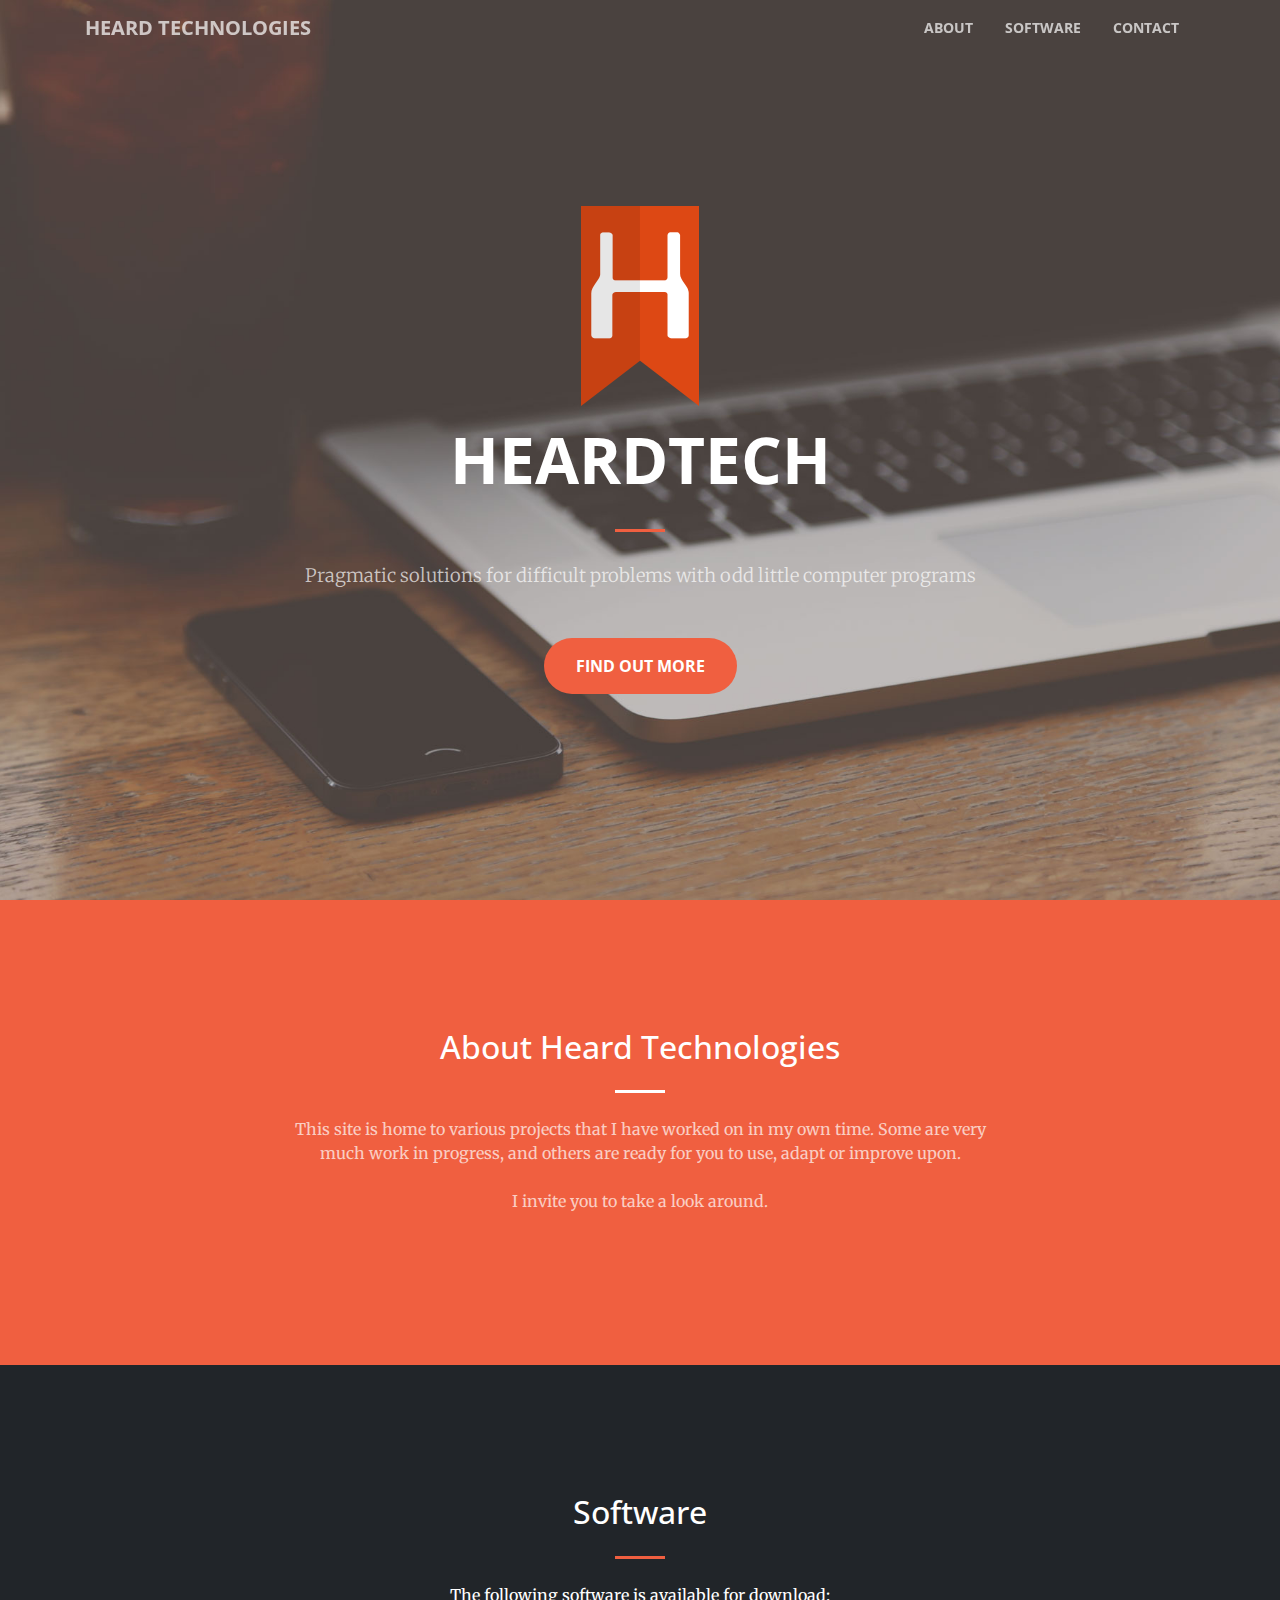
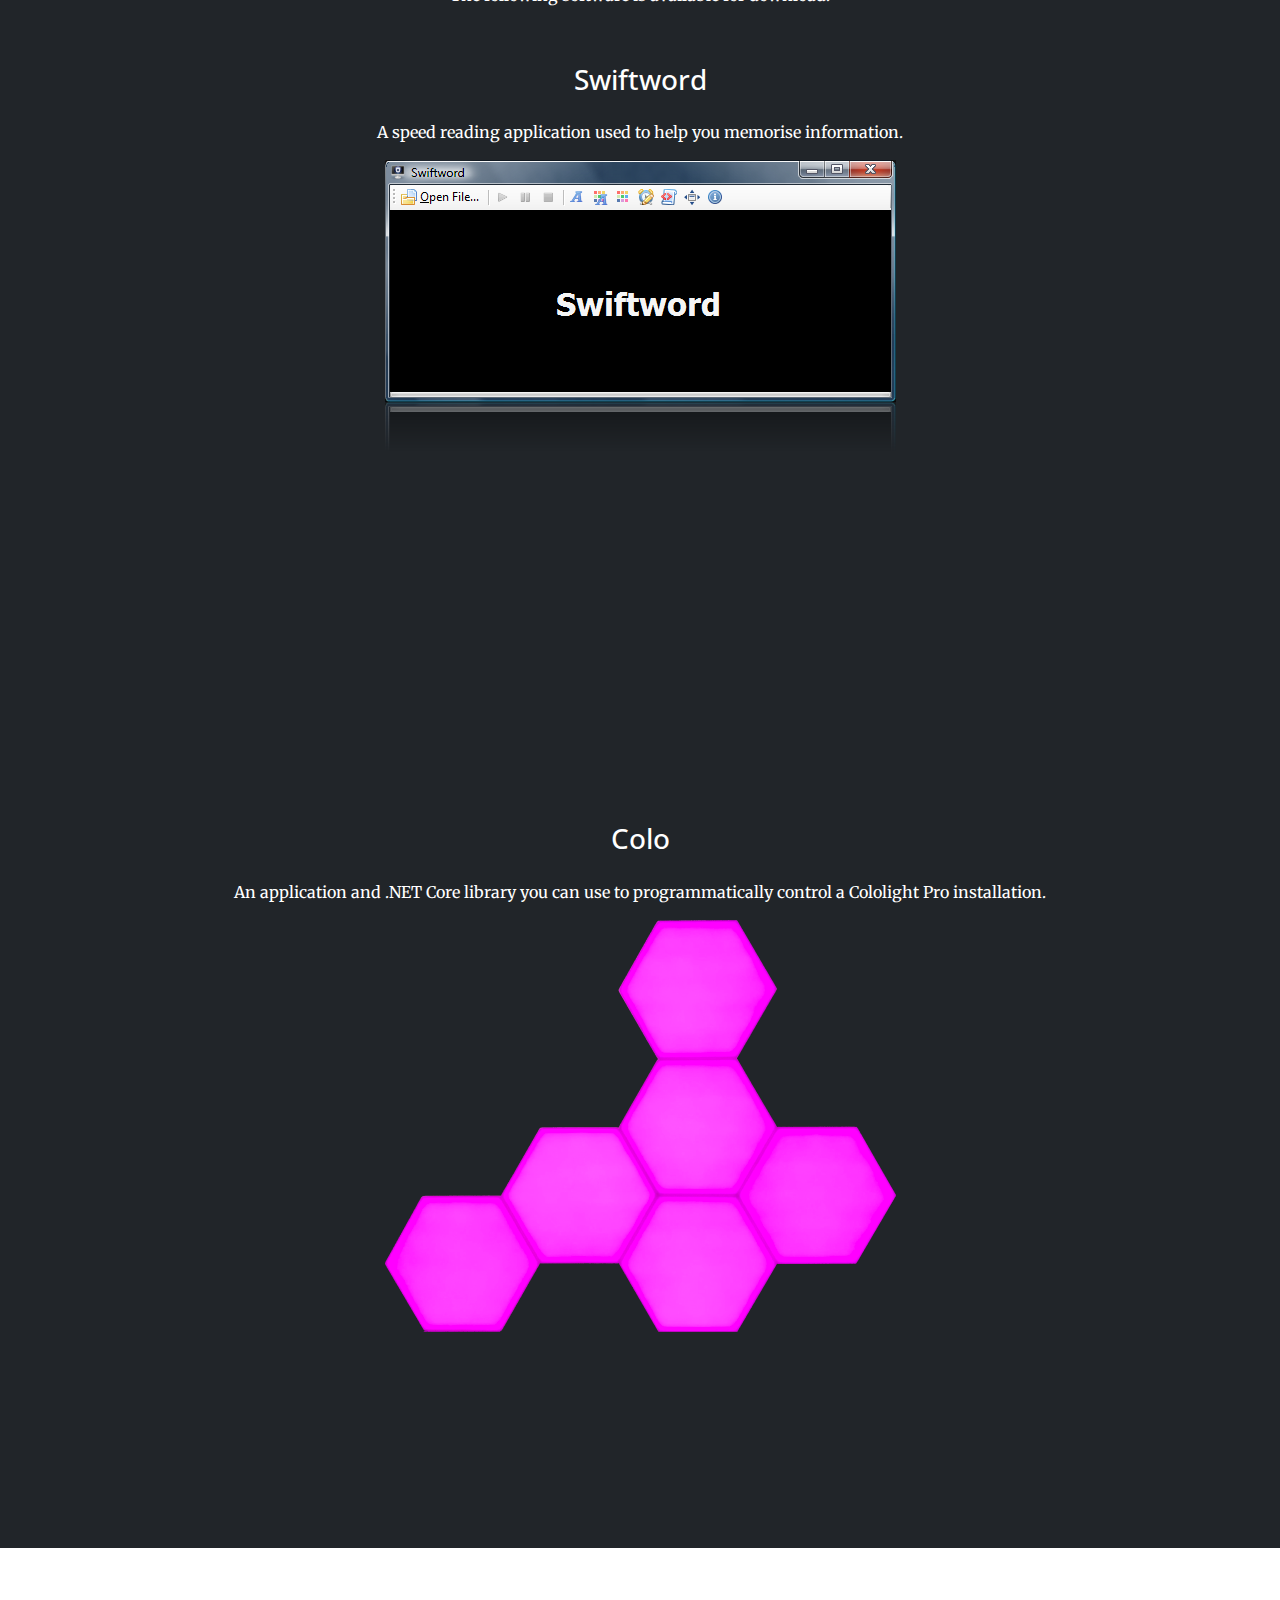
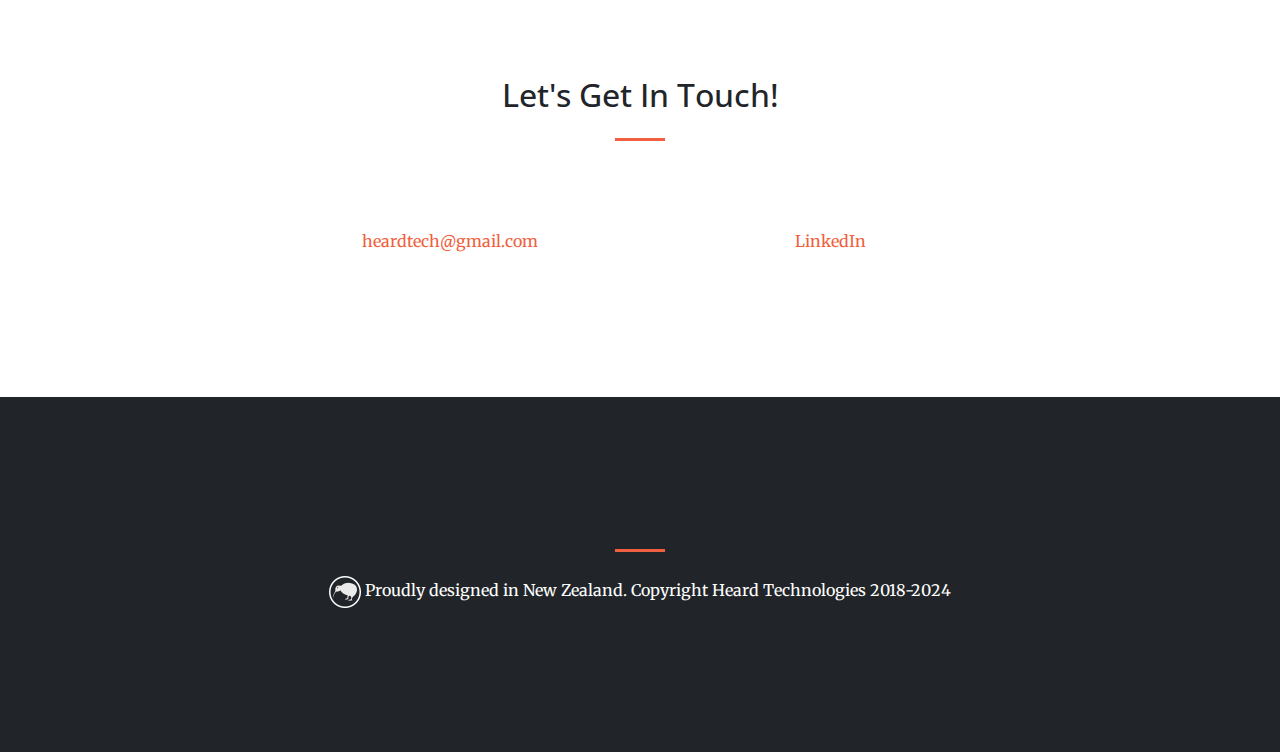
<file: index.html>
<!DOCTYPE html>
<html lang="en">

  <head>
    <!-- Global site tag (gtag.js) - Google Analytics -->
    <script async src="https://www.googletagmanager.com/gtag/js?id=UA-30583876-2"></script>
    <script>
      window.dataLayer = window.dataLayer || [];
      function gtag(){dataLayer.push(arguments);}
      gtag('js', new Date());
      gtag('config', 'UA-30583876-2');
    </script>

    <meta charset="utf-8">
    <meta name="viewport" content="width=device-width, initial-scale=1, shrink-to-fit=no">
    <meta name="description" content="Home of Swiftword and IT consulting services delivering pragmatic solutions for difficult problems.">
    <meta name="author" content="HeardTech">

    <title>HeardTech | Solving problems with pragmatic solutions</title>

    <!-- Bootstrap core CSS -->
    <link href="vendor/bootstrap/css/bootstrap.min.css" rel="stylesheet">

    <!-- Custom fonts for this template -->
    <link href="vendor/fontawesome-free/css/all.min.css" rel="stylesheet" type="text/css">
    <link href='https://fonts.googleapis.com/css?family=Open+Sans:300italic,400italic,600italic,700italic,800italic,400,300,600,700,800' rel='stylesheet' type='text/css'>
    <link href='https://fonts.googleapis.com/css?family=Merriweather:400,300,300italic,400italic,700,700italic,900,900italic' rel='stylesheet' type='text/css'>

    <!-- Plugin CSS -->
    <link href="vendor/magnific-popup/magnific-popup.css" rel="stylesheet">

    <!-- Custom styles for this template -->
    <link href="css/creative.min.css" rel="stylesheet">

    <link href="css/iframe.css" rel="stylesheet">
  </head>

  <body id="page-top">

    <!-- Navigation -->
    <nav class="navbar navbar-expand-lg navbar-light fixed-top" id="mainNav">
      <div class="container">
        <a class="navbar-brand js-scroll-trigger" href="/#page-top">Heard Technologies</a>
        <button class="navbar-toggler navbar-toggler-right" type="button" data-toggle="collapse" data-target="#navbarResponsive" aria-controls="navbarResponsive" aria-expanded="false" aria-label="Toggle navigation">
          <span class="navbar-toggler-icon"></span>
        </button>
        <div class="collapse navbar-collapse" id="navbarResponsive">
          <ul class="navbar-nav ml-auto">
            <li class="nav-item">
              <a class="nav-link js-scroll-trigger" href="#about">About</a>
            </li>
            <li class="nav-item">
              <a class="nav-link js-scroll-trigger" href="#software">Software</a>
            </li>
            <li class="nav-item">
              <a class="nav-link js-scroll-trigger" href="#contact">Contact</a>
            </li>
          </ul>
        </div>
      </div>
    </nav>

    <header class="masthead text-center text-white d-flex">
      <div class="container my-auto">
        <div class="row">
          <div class="col-lg-10 mx-auto">
            <p><img src="img/ht_ribbon.png" alt="HeardTech Ribbon Image"/></p>
            <h1 class="text-uppercase">
              <strong>HeardTech</strong>
            </h1>
            <hr>
          </div>
          <div class="col-lg-8 mx-auto">            
            <p class="text-faded mb-5">Pragmatic solutions for difficult problems with odd little computer programs</p>
            <a class="btn btn-primary btn-xl js-scroll-trigger" href="#about">Find Out More</a>
          </div>
        </div>
      </div>
    </header>

    <section class="bg-primary" id="about">
      <div class="container">
        <div class="row">
          <div class="col-lg-8 mx-auto text-center">
            <h2 class="section-heading text-white">About Heard Technologies</h2>
            <hr class="light my-4">
            <p class="text-faded mb-4">This site is home to various projects that I have worked on in my own time. Some are very much work in progress, and others are ready for you to use, adapt or improve upon.</p>
            <p class="text-faded mb-4">I invite you to take a look around.</p>
          </div>
        </div>
      </div>
    </section>

    <section class="bg-dark text-white" id="software">
      <div class="container">
        <div class="row">
          <div class="col-lg-12 text-center">
            <h2 class="mb-4">Software</h2>
            <hr class="my-4">        
            <p>The following software is available for download:</p>
            <p>&nbsp;</p>
          </div>
        </div>
      </div>      
    
      <div class="container">
        <div class="row">
          <div class="col-lg-12 text-center">
            <h3 class="mb-4">Swiftword</h3>
            <p>A speed reading application used to help you memorise information.</p>
            <p><img class="img-fluid" src="img/swiftword/swiftword.png" alt="Swiftword Application Screenshot"/></p>        
            <p><a class="btn btn-light btn-xl sr-button" href="/swiftword">More <i class="fa fa-angle-right"></i></a></p>                        
          </div>
        </div>
      </div>       
    </section>

    <section class="bg-dark text-white">
      <div class="container">
        <div class="row">
          <div class="col-lg-12 text-center">
            <h3 class="mb-4">Colo</h3>
            <p>An application and .NET Core library you can use to programmatically control a Cololight Pro installation.</p>        
            <p><img class="img-fluid" src="img/colo/cololight.png" alt="Cololight Example"/></p>        
            <p><a class="btn btn-light btn-xl sr-button" href="/colo">More <i class="fa fa-angle-right"></i></a></p>                    
          </div>
        </div>
      </div>       
    </section>

    <section id="contact">
      <div class="container">
        <div class="row">
          <div class="col-lg-8 mx-auto text-center">
            <h2 class="section-heading">Let's Get In Touch!</h2>
            <hr class="my-4">            
          </div>
        </div>
        <div class="row">
          <div class="col-lg-4 ml-auto text-center">
            <i class="fas fa-envelope fa-3x mb-3 sr-contact-1"></i>
            <p>
              <a href="mailto:heardtech@gmail.com">heardtech@gmail.com</a>
            </p>
          </div>
          <div class="col-lg-4 mr-auto text-center">
            <i class="fa-brands fa-linkedin fa-3x mb-3 sr-contact-2"></i>
            <p>
              <a href="https://www.linkedin.com/in/deanheard/" target="_new">LinkedIn</a>
            </p>
          </div>
        </div>
      </div>
    </section>

    <section class="bg-dark text-white">
      <div class="container text-center">        
        <hr class="my-4">
        <p><img src="img/kiwi_x2.png" width="32" height="32"> Proudly designed in New&nbsp;Zealand. Copyright Heard Technologies 2018-2024</p>
      </div>
    </section>

    <!-- Bootstrap core JavaScript -->
    <script src="vendor/jquery/jquery.min.js"></script>
    <script src="vendor/bootstrap/js/bootstrap.bundle.min.js"></script>

    <!-- Plugin JavaScript -->
    <script src="vendor/jquery-easing/jquery.easing.min.js"></script>
    <script src="vendor/scrollreveal/scrollreveal.min.js"></script>
    <script src="vendor/magnific-popup/jquery.magnific-popup.min.js"></script>

    <!-- Custom scripts for this template -->
    <script src="js/creative.min.js"></script>

  </body>

</html>
</file>
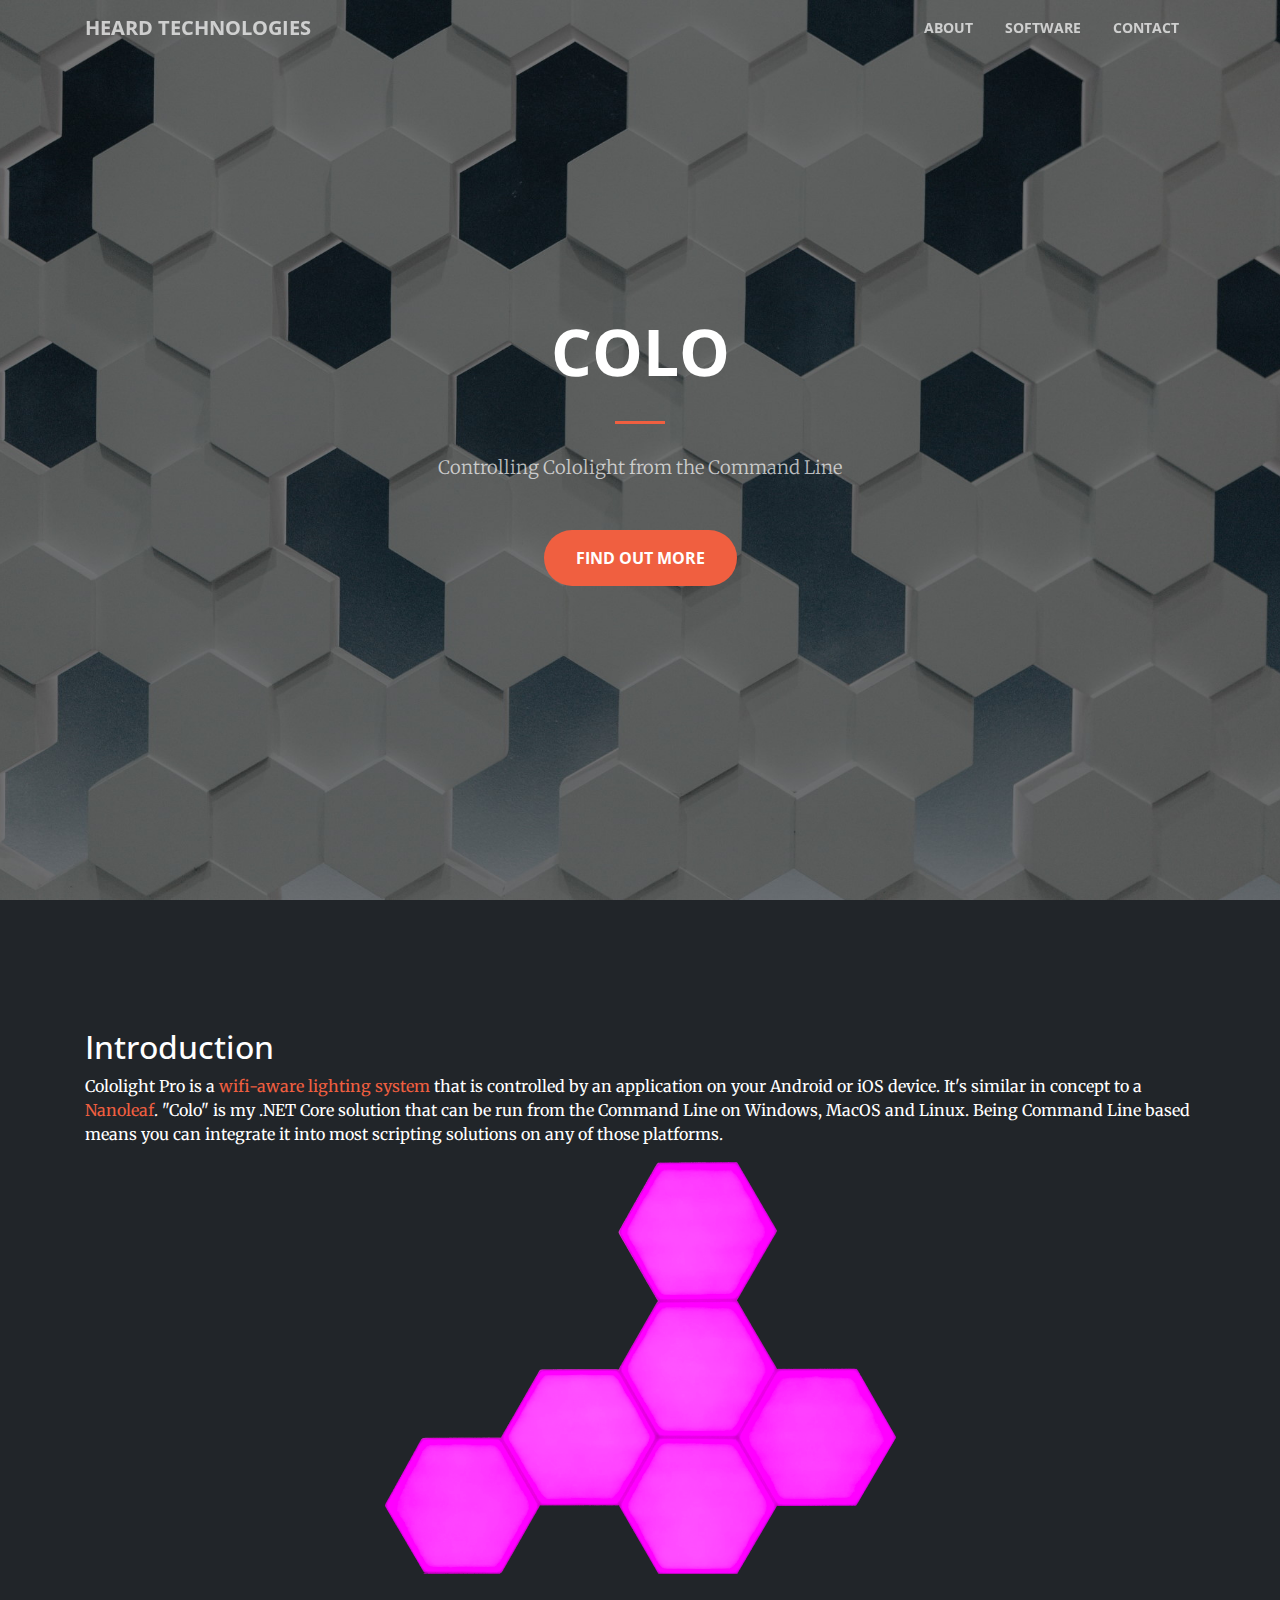
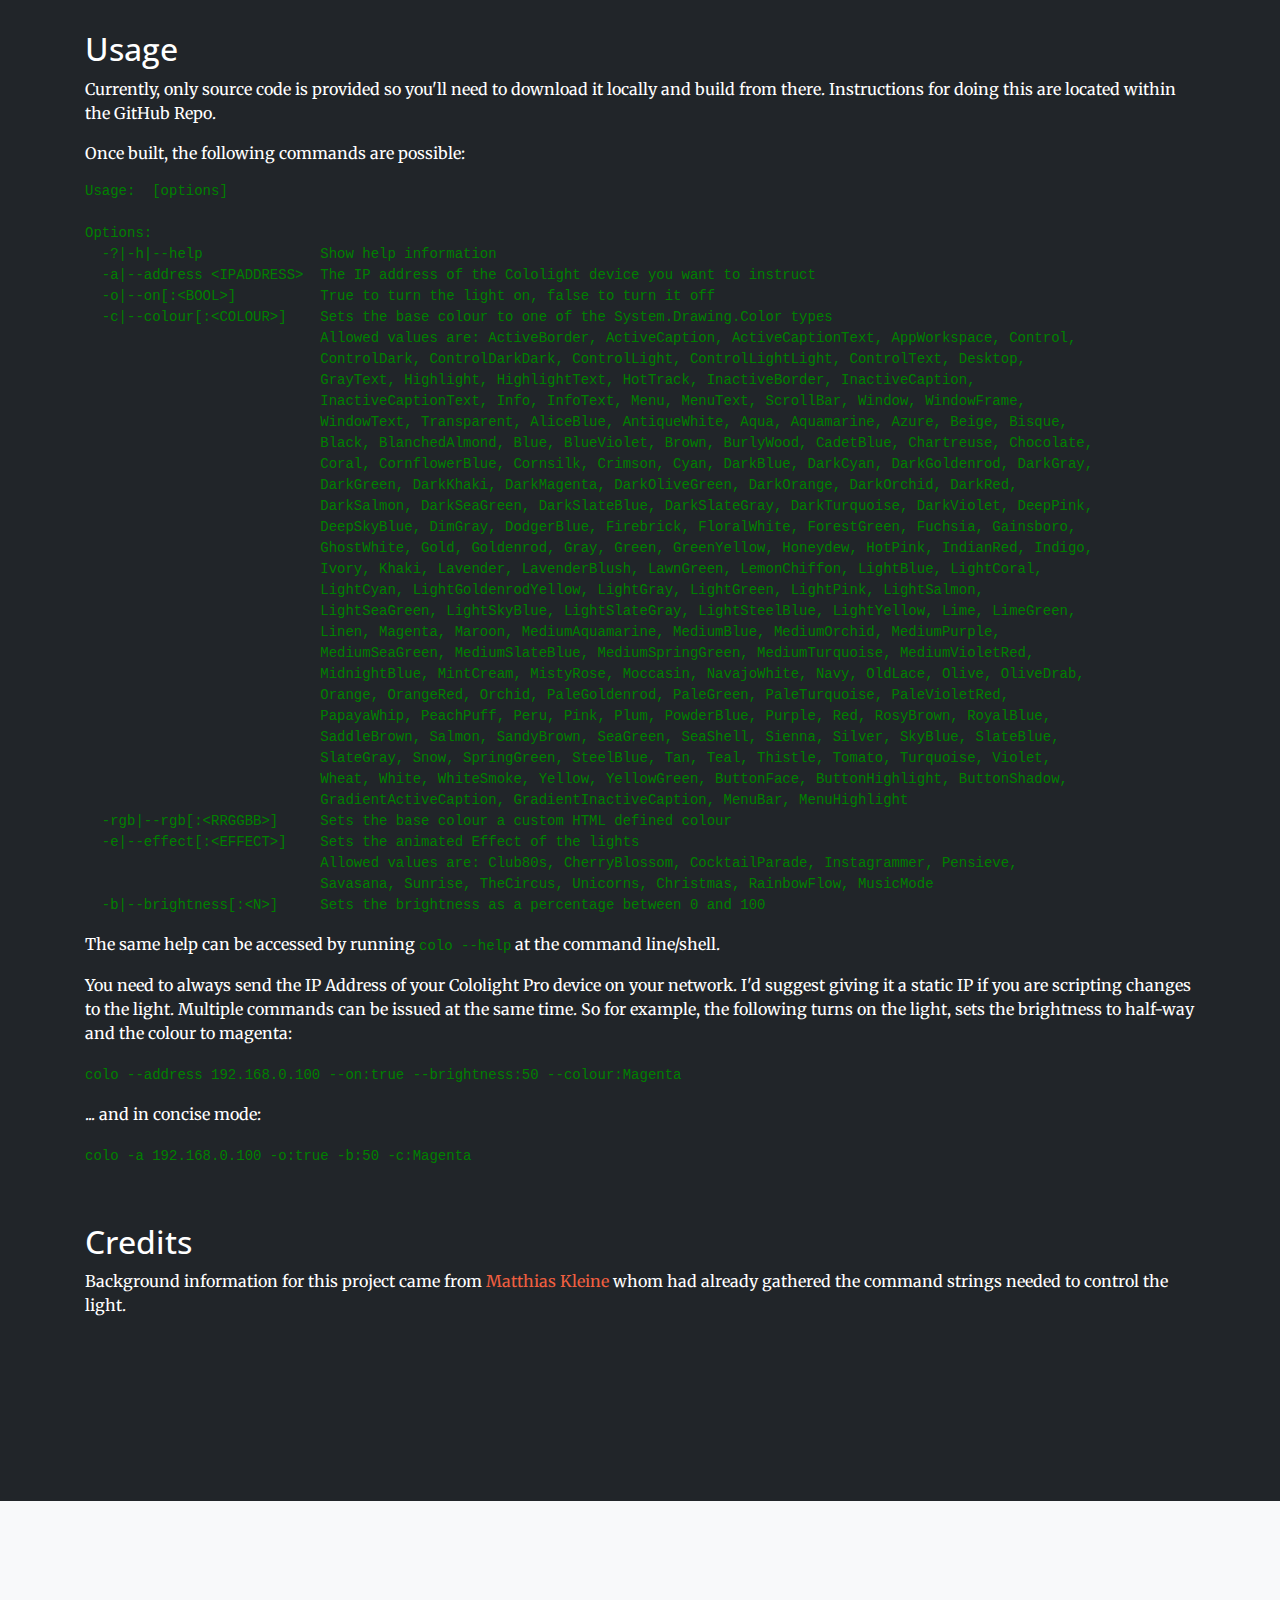
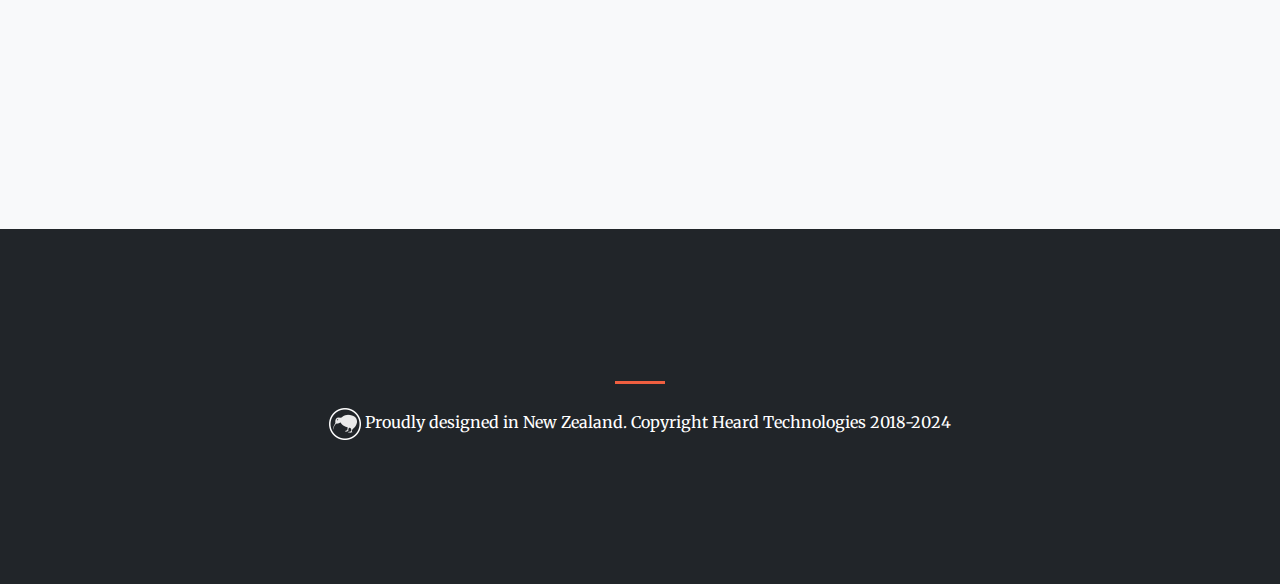
<file: colo/index.html>
<!DOCTYPE html>
<html lang="en">

  <head>
    <!-- Global site tag (gtag.js) - Google Analytics -->
    <script async src="https://www.googletagmanager.com/gtag/js?id=UA-30583876-2"></script>
    <script>
      window.dataLayer = window.dataLayer || [];
      function gtag(){dataLayer.push(arguments);}
      gtag('js', new Date());
      gtag('config', 'UA-30583876-2');
    </script>

    <meta charset="utf-8">
    <meta name="viewport" content="width=device-width, initial-scale=1, shrink-to-fit=no">
    <meta name="description" content="Colo Overview">
    <meta name="author" content="HeardTech">

    <title>HeardTech | Colo</title>

    <!-- Bootstrap core CSS -->
    <link href="/vendor/bootstrap/css/bootstrap.min.css" rel="stylesheet">

    <!-- Custom fonts for this template -->
    <link href="/vendor/fontawesome-free/css/all.min.css" rel="stylesheet" type="text/css">
    <link href='https://fonts.googleapis.com/css?family=Open+Sans:300italic,400italic,600italic,700italic,800italic,400,300,600,700,800' rel='stylesheet' type='text/css'>
    <link href='https://fonts.googleapis.com/css?family=Merriweather:400,300,300italic,400italic,700,700italic,900,900italic' rel='stylesheet' type='text/css'>

    <!-- Plugin CSS -->
    <link href="/vendor/magnific-popup/magnific-popup.css" rel="stylesheet">

    <!-- Custom styles for this template -->
    <link href="/css/creative.min.css" rel="stylesheet">

    <link href="/css/iframe.css" rel="stylesheet">
  </head>

  <body id="page-top">

    <!-- Navigation -->
    <nav class="navbar navbar-expand-lg navbar-light fixed-top" id="mainNav">
      <div class="container">
        <a class="navbar-brand js-scroll-trigger" href="/">Heard Technologies</a>
        <button class="navbar-toggler navbar-toggler-right" type="button" data-toggle="collapse" data-target="#navbarResponsive" aria-controls="navbarResponsive" aria-expanded="false" aria-label="Toggle navigation">
          <span class="navbar-toggler-icon"></span>
        </button>
        <div class="collapse navbar-collapse" id="navbarResponsive">
          <ul class="navbar-nav ml-auto">
            <li class="nav-item">
              <a class="nav-link js-scroll-trigger" href="/#about">About</a>
            </li>
            <li class="nav-item">
              <a class="nav-link js-scroll-trigger" href="/#software">Software</a>
            </li>
            <li class="nav-item">
              <a class="nav-link js-scroll-trigger" href="/#contact">Contact</a>
            </li>
          </ul>
        </div>
      </div>
    </nav>

    <header class="masthead text-center text-white d-flex" style="background-image: url('img/header_colo.jpg');">
      <div class="container my-auto">
        <div class="row">
          <div class="col-lg-10 mx-auto">            
            <h1 class="text-uppercase">
              <strong>Colo</strong>
            </h1>
            <hr>
          </div>
          <div class="col-lg-8 mx-auto">            
            <p class="text-faded mb-5">Controlling Cololight from the Command Line</p>
            <a class="btn btn-primary btn-xl js-scroll-trigger" href="#colo">Find Out More</a>
          </div>
        </div>
      </div>
    </header>

    <section class="bg-dark text-white" id="colo">
      <div class="container">        
        <h2>Introduction</h2>            
        <p>Cololight Pro is a <a href="https://cololight.co.uk/" target="_new">wifi-aware lighting system</a> that is controlled by an application on your Android or iOS device. It's similar in concept to a <a href="https://nanoleaf.me/" target="_new">Nanoleaf</a>. "Colo" is my .NET Core solution that can be run from the Command Line on Windows, MacOS and Linux. Being Command Line based means you can integrate it into most scripting solutions on any of those platforms.</p>        
        <p class="text-center"><img class="img-fluid" src="/img/colo/cololight.png" alt="Cololight Example"/></p>
        <p>&nbsp;</p>
      </div>        

      <div class="container">        
        <h2>Usage</h2>        
        <p>Currently, only source code is provided so you'll need to download it locally and build from there. Instructions for doing this are located within the GitHub Repo.</p>                
        <p>Once built, the following commands are possible:</p>                
        <pre><code>Usage:  [options]

Options:
  -?|-h|--help              Show help information
  -a|--address &lt;IPADDRESS&gt;  The IP address of the Cololight device you want to instruct
  -o|--on[:&lt;BOOL&gt;]          True to turn the light on, false to turn it off
  -c|--colour[:&lt;COLOUR&gt;]    Sets the base colour to one of the System.Drawing.Color types
                            Allowed values are: ActiveBorder, ActiveCaption, ActiveCaptionText, AppWorkspace, Control,
                            ControlDark, ControlDarkDark, ControlLight, ControlLightLight, ControlText, Desktop,
                            GrayText, Highlight, HighlightText, HotTrack, InactiveBorder, InactiveCaption,
                            InactiveCaptionText, Info, InfoText, Menu, MenuText, ScrollBar, Window, WindowFrame,
                            WindowText, Transparent, AliceBlue, AntiqueWhite, Aqua, Aquamarine, Azure, Beige, Bisque,
                            Black, BlanchedAlmond, Blue, BlueViolet, Brown, BurlyWood, CadetBlue, Chartreuse, Chocolate,
                            Coral, CornflowerBlue, Cornsilk, Crimson, Cyan, DarkBlue, DarkCyan, DarkGoldenrod, DarkGray,
                            DarkGreen, DarkKhaki, DarkMagenta, DarkOliveGreen, DarkOrange, DarkOrchid, DarkRed,
                            DarkSalmon, DarkSeaGreen, DarkSlateBlue, DarkSlateGray, DarkTurquoise, DarkViolet, DeepPink,
                            DeepSkyBlue, DimGray, DodgerBlue, Firebrick, FloralWhite, ForestGreen, Fuchsia, Gainsboro,
                            GhostWhite, Gold, Goldenrod, Gray, Green, GreenYellow, Honeydew, HotPink, IndianRed, Indigo,
                            Ivory, Khaki, Lavender, LavenderBlush, LawnGreen, LemonChiffon, LightBlue, LightCoral,
                            LightCyan, LightGoldenrodYellow, LightGray, LightGreen, LightPink, LightSalmon,
                            LightSeaGreen, LightSkyBlue, LightSlateGray, LightSteelBlue, LightYellow, Lime, LimeGreen,
                            Linen, Magenta, Maroon, MediumAquamarine, MediumBlue, MediumOrchid, MediumPurple,
                            MediumSeaGreen, MediumSlateBlue, MediumSpringGreen, MediumTurquoise, MediumVioletRed,
                            MidnightBlue, MintCream, MistyRose, Moccasin, NavajoWhite, Navy, OldLace, Olive, OliveDrab,
                            Orange, OrangeRed, Orchid, PaleGoldenrod, PaleGreen, PaleTurquoise, PaleVioletRed,
                            PapayaWhip, PeachPuff, Peru, Pink, Plum, PowderBlue, Purple, Red, RosyBrown, RoyalBlue,
                            SaddleBrown, Salmon, SandyBrown, SeaGreen, SeaShell, Sienna, Silver, SkyBlue, SlateBlue,
                            SlateGray, Snow, SpringGreen, SteelBlue, Tan, Teal, Thistle, Tomato, Turquoise, Violet,
                            Wheat, White, WhiteSmoke, Yellow, YellowGreen, ButtonFace, ButtonHighlight, ButtonShadow,
                            GradientActiveCaption, GradientInactiveCaption, MenuBar, MenuHighlight
  -rgb|--rgb[:&lt;RRGGBB&gt;]     Sets the base colour a custom HTML defined colour
  -e|--effect[:&lt;EFFECT&gt;]    Sets the animated Effect of the lights
                            Allowed values are: Club80s, CherryBlossom, CocktailParade, Instagrammer, Pensieve,
                            Savasana, Sunrise, TheCircus, Unicorns, Christmas, RainbowFlow, MusicMode
  -b|--brightness[:&lt;N&gt;]     Sets the brightness as a percentage between 0 and 100</code></pre>
        <p>The same help can be accessed by running <code>colo --help</code> at the command line/shell.</p>
        <p>You need to always send the IP Address of your Cololight Pro device on your network. I'd suggest giving it a static IP if you are scripting changes to the light. Multiple commands can be issued at the same time. So for example, the following turns on the light, sets the brightness to half-way and the colour to magenta:</p>
        <p><code>colo --address 192.168.0.100 --on:true --brightness:50 --colour:Magenta</code></p>
        <p>... and in concise mode:</p>
        <p><code>colo -a 192.168.0.100 -o:true -b:50 -c:Magenta</code></p>
        <p>&nbsp;</p>
      </div>  

      <div class="container">        
        <h2>Credits</h2>
        <p>Background information for this project came from <a href="https://haus-automatisierung.com/projekt/2019/04/05/projekt-cololight-fhem.html" target="_new">Matthias Kleine</a> whom had already gathered the command strings needed to control the light.</p>
        <p>&nbsp;</p>
      </div>  
    </section>    

    <section class="bg-light">
      <div class="container text-center">        
        <p><a class="btn btn-primary btn-xl sr-button" href="https://github.com/deanheard/colo">Download from Github <i class="fab fa-github"></i></a></p>        
      </div>
    </section>

    <section class="bg-dark text-white">
      <div class="container text-center">        
        <hr class="my-4">
        <p><img src="/img/kiwi_x2.png" width="32" height="32"> Proudly designed in New&nbsp;Zealand. Copyright Heard Technologies 2018-2024</p>
      </div>
    </section>

    <!-- Bootstrap core JavaScript -->
    <script src="/vendor/jquery/jquery.min.js"></script>
    <script src="/vendor/bootstrap/js/bootstrap.bundle.min.js"></script>

    <!-- Plugin JavaScript -->
    <script src="/vendor/jquery-easing/jquery.easing.min.js"></script>
    <script src="/vendor/scrollreveal/scrollreveal.min.js"></script>
    <script src="/vendor/magnific-popup/jquery.magnific-popup.min.js"></script>

    <!-- Custom scripts for this template -->
    <script src="/js/creative.min.js"></script>

  </body>

</html>
</file>
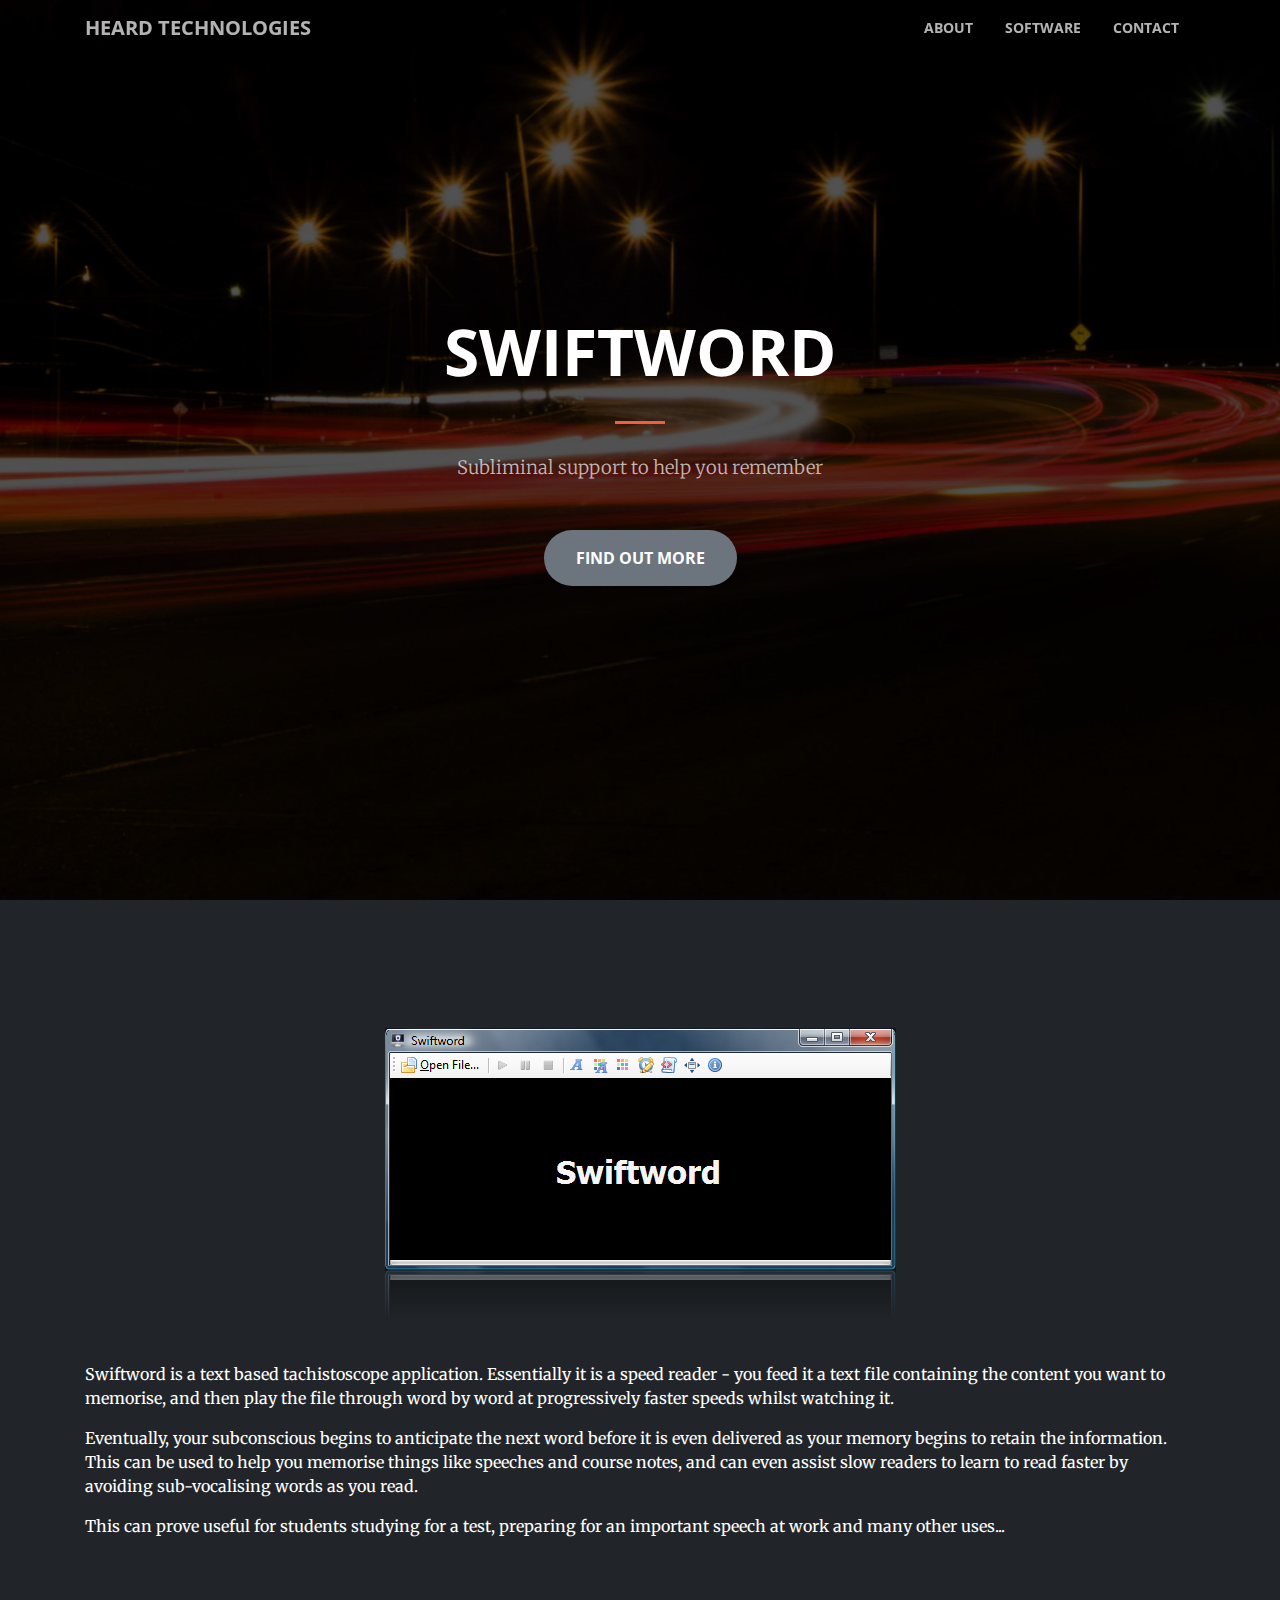
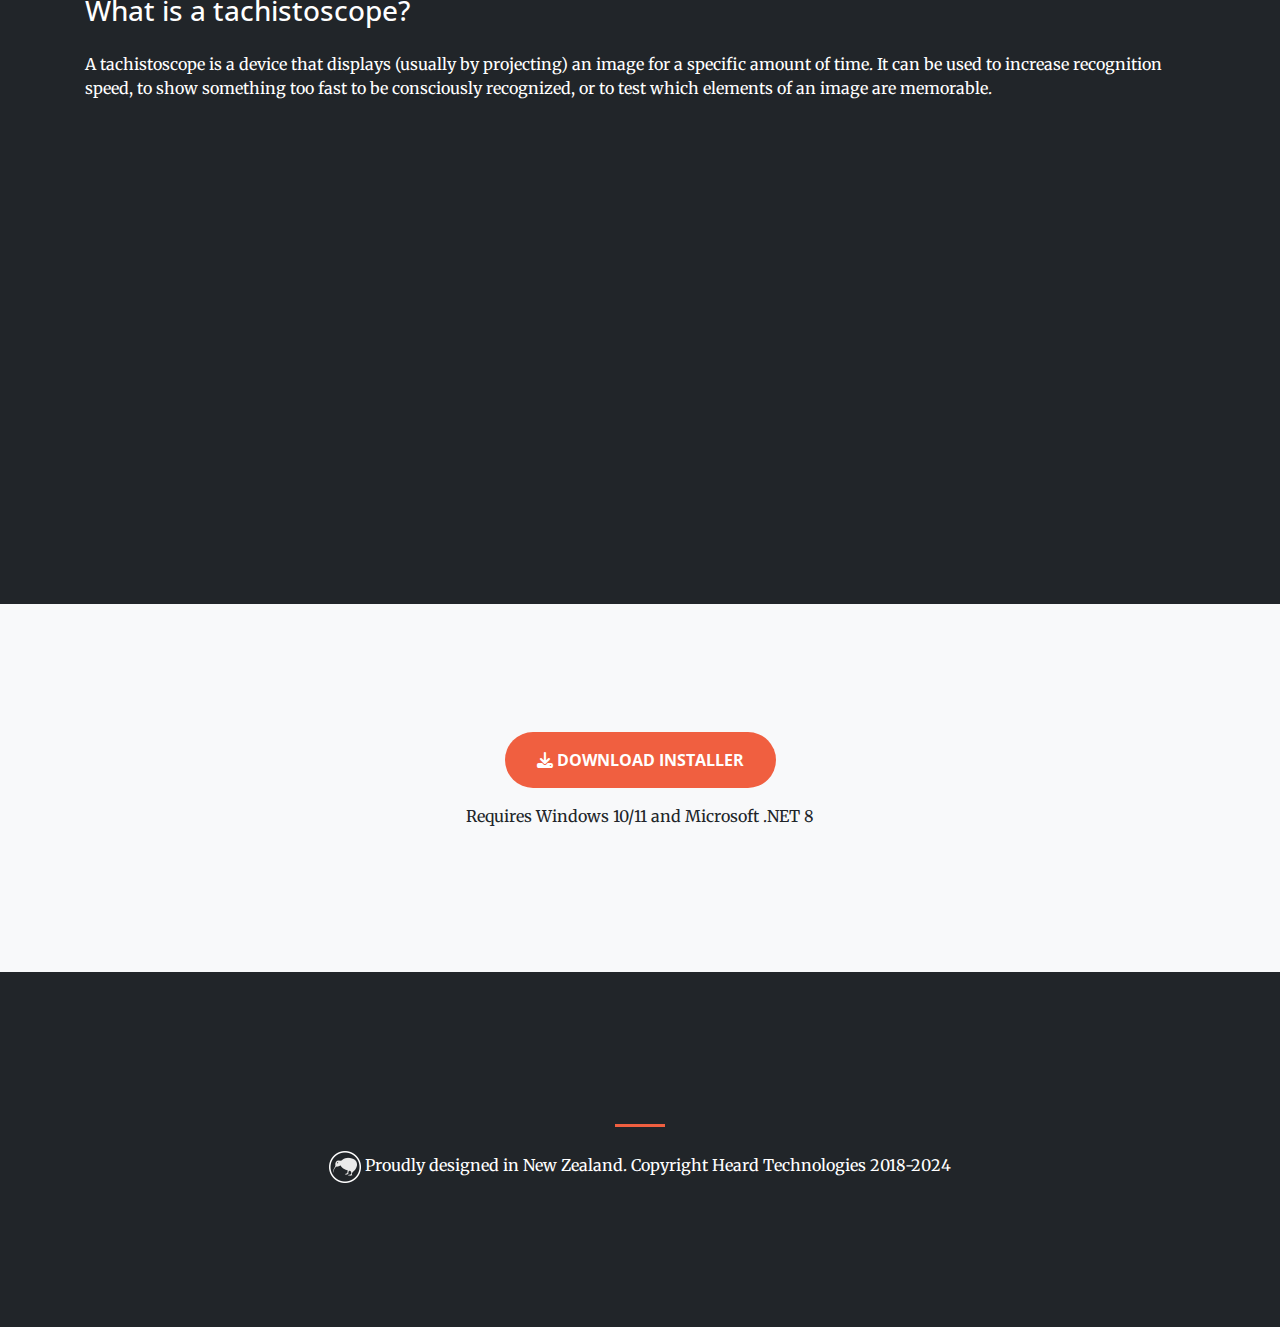
<file: swiftword/index.html>
<!DOCTYPE html>
<html lang="en">

  <head>
    <!-- Global site tag (gtag.js) - Google Analytics -->
    <script async src="https://www.googletagmanager.com/gtag/js?id=UA-30583876-2"></script>
    <script>
      window.dataLayer = window.dataLayer || [];
      function gtag(){dataLayer.push(arguments);}
      gtag('js', new Date());
      gtag('config', 'UA-30583876-2');
    </script>

    <meta charset="utf-8">
    <meta name="viewport" content="width=device-width, initial-scale=1, shrink-to-fit=no">
    <meta name="description" content="Swiftword Overview">
    <meta name="author" content="HeardTech">

    <title>HeardTech | Swiftword</title>

    <!-- Bootstrap core CSS -->
    <link href="/vendor/bootstrap/css/bootstrap.min.css" rel="stylesheet">

    <!-- Custom fonts for this template -->
    <link href="/vendor/fontawesome-free/css/all.min.css" rel="stylesheet" type="text/css">
    <link href='https://fonts.googleapis.com/css?family=Open+Sans:300italic,400italic,600italic,700italic,800italic,400,300,600,700,800' rel='stylesheet' type='text/css'>
    <link href='https://fonts.googleapis.com/css?family=Merriweather:400,300,300italic,400italic,700,700italic,900,900italic' rel='stylesheet' type='text/css'>

    <!-- Plugin CSS -->
    <link href="/vendor/magnific-popup/magnific-popup.css" rel="stylesheet">

    <!-- Custom styles for this template -->
    <link href="/css/creative.min.css" rel="stylesheet">

    <link href="/css/iframe.css" rel="stylesheet">
  </head>

  <body id="page-top">

    <!-- Navigation -->
    <nav class="navbar navbar-expand-lg navbar-light fixed-top" id="mainNav">
      <div class="container">
        <a class="navbar-brand js-scroll-trigger" href="/">Heard Technologies</a>
        <button class="navbar-toggler navbar-toggler-right" type="button" data-toggle="collapse" data-target="#navbarResponsive" aria-controls="navbarResponsive" aria-expanded="false" aria-label="Toggle navigation">
          <span class="navbar-toggler-icon"></span>
        </button>
        <div class="collapse navbar-collapse" id="navbarResponsive">
          <ul class="navbar-nav ml-auto">
            <li class="nav-item">
              <a class="nav-link js-scroll-trigger" href="/#about">About</a>
            </li>
            <li class="nav-item">
              <a class="nav-link js-scroll-trigger" href="/#software">Software</a>
            </li>            
            <li class="nav-item">
              <a class="nav-link js-scroll-trigger" href="/#contact">Contact</a>
            </li>
          </ul>
        </div>
      </div>
    </nav>

    <header class="masthead text-center text-white d-flex" style="background-image: url('img/header_swiftword.jpg');">
      <div class="container my-auto">
        <div class="row">
          <div class="col-lg-10 mx-auto">            
            <h1 class="text-uppercase">
              <strong>Swiftword</strong>
            </h1>
            <hr>
          </div>
          <div class="col-lg-8 mx-auto">            
            <p class="text-faded mb-5">Subliminal support to help you remember</p>
            <a class="btn btn-secondary btn-xl js-scroll-trigger" href="#swiftword">Find Out More</a>
          </div>
        </div>
      </div>
    </header>

    <section class="bg-dark text-white" id="swiftword">
      <div class="container">        
        <p class="text-center"><img class="img-fluid" src="/img/swiftword/swiftword.png" alt="Swiftword Application Screenshot"/></p>
        <p>Swiftword is a text based tachistoscope application. Essentially it is a speed reader - you feed it a text file containing the content you want to memorise, and then play the file through word by word at progressively faster speeds whilst watching it.</p>        
        <p>Eventually, your subconscious begins to anticipate the next word before it is even delivered as your memory begins to retain the information. This can be used to help you memorise things like speeches and course notes, and can even assist slow readers to learn to read faster by avoiding sub-vocalising words as you read.</p>
        <p>This can prove useful for students studying for a test, preparing for an important speech at work and many other uses...</p>
        <p>&nbsp;</p>
      </div>
    
      <div class="container">
        <h3 class="mb-4">What is a tachistoscope?</h3>
        <p>A tachistoscope is a device that displays (usually by projecting) an image for a specific amount of time. It can be used to increase recognition speed, to show something too fast to be consciously recognized, or to test which elements of an image are memorable.</p>        
        <p>&nbsp;</p>
      </div>

      <div class="container text-center" style="max-width:600px;">
        <div class="iframe-container">
          <iframe src="https://www.youtube.com/embed/7ilVyyZ0qa4" allowfullscreen="" frameborder="0"></iframe>
        </div>
      </div>
    </section>
  
    <section class="bg-light">
      <div class="container text-center">        
        <!--<p><a class="btn btn-primary btn-xl sr-button" href="https://order.shareit.com/product?vendorid=200112596&productid=300377524&backlink=https%3A%2F%2Fwww.heardtech.co.nz%2F&cookies=1">Purchase Now (US$10)</a></p>-->
        <p><a class="btn btn-primary btn-xl" href="download/Swiftword.msi"><i class="fas fa-download"></i> Download Installer</a></p>
        <p>Requires Windows 10/11 and Microsoft .NET 8</p>
      </div>
    </section>
  
    <section class="bg-dark text-white">
      <div class="container text-center">        
        <hr class="my-4">
        <p><img src="/img/kiwi_x2.png" width="32" height="32"> Proudly designed in New&nbsp;Zealand. Copyright Heard Technologies 2018-2024</p>
      </div>
    </section>

    <!-- Bootstrap core JavaScript -->
    <script src="/vendor/jquery/jquery.min.js"></script>
    <script src="/vendor/bootstrap/js/bootstrap.bundle.min.js"></script>

    <!-- Plugin JavaScript -->
    <script src="/vendor/jquery-easing/jquery.easing.min.js"></script>
    <script src="/vendor/scrollreveal/scrollreveal.min.js"></script>
    <script src="/vendor/magnific-popup/jquery.magnific-popup.min.js"></script>

    <!-- Custom scripts for this template -->
    <script src="/js/creative.min.js"></script>

  </body>

</html>
</file>
<file: css/iframe.css>
.iframe-container {
    overflow: hidden;
    padding-top: 56.25%;
    position: relative;    
  }
   
  .iframe-container iframe {
     border: 0;
     height: 100%;
     left: 0;
     position: absolute;
     top: 0;
     width: 100%;
  }
   
  /* 4x3 Aspect Ratio */
  .iframe-container-4x3 {
    padding-top: 75%;
  }

  /* Nav-Brand Override */
  @media (max-width: 480px) {    
    #mainNav .navbar-brand {
      font-size: 1.1rem !important;
    }
}
</file>
<file: css/creative.min.css>
/*!
 * Start Bootstrap - Creative v5.0.1 (https://startbootstrap.com/template-overviews/creative)
 * Copyright 2013-2018 Start Bootstrap
 * Licensed under MIT (https://github.com/BlackrockDigital/startbootstrap-creative/blob/master/LICENSE)
 */body,html{width:100%;height:100%}body{font-family:Merriweather,'Helvetica Neue',Arial,sans-serif}code{color:green!important}hr{max-width:50px;border-width:3px;border-color:#f05f40}hr.light{border-color:#fff}a{color:#f05f40;-webkit-transition:all .2s;transition:all .2s}a:hover{color:#f05f40}h1,h2,h3,h4,h5,h6{font-family:'Open Sans','Helvetica Neue',Arial,sans-serif}.bg-primary{background-color:#f05f40!important}.bg-dark{background-color:#212529!important}.text-faded{color:rgba(255,255,255,.7)}section{padding:8rem 0}.section-heading{margin-top:0}::-moz-selection{color:#fff;background:#212529;text-shadow:none}::selection{color:#fff;background:#212529;text-shadow:none}img::-moz-selection{color:#fff;background:0 0}img::selection{color:#fff;background:0 0}img::-moz-selection{color:#fff;background:0 0}#mainNav{border-bottom:1px solid rgba(33,37,41,.1);background-color:#fff;font-family:'Open Sans','Helvetica Neue',Arial,sans-serif;-webkit-transition:all .2s;transition:all .2s}#mainNav .navbar-brand{font-weight:700;text-transform:uppercase;color:#f05f40;font-family:'Open Sans','Helvetica Neue',Arial,sans-serif}#mainNav .navbar-brand:focus,#mainNav .navbar-brand:hover{color:#f05f40}#mainNav .navbar-nav>li.nav-item>a.nav-link,#mainNav .navbar-nav>li.nav-item>a.nav-link:focus{font-size:.9rem;font-weight:700;text-transform:uppercase;color:#212529}#mainNav .navbar-nav>li.nav-item>a.nav-link:focus:hover,#mainNav .navbar-nav>li.nav-item>a.nav-link:hover{color:#f05f40}#mainNav .navbar-nav>li.nav-item>a.nav-link.active,#mainNav .navbar-nav>li.nav-item>a.nav-link:focus.active{color:#f05f40!important;background-color:transparent}#mainNav .navbar-nav>li.nav-item>a.nav-link.active:hover,#mainNav .navbar-nav>li.nav-item>a.nav-link:focus.active:hover{background-color:transparent}@media (min-width:992px){#mainNav{border-color:transparent;background-color:transparent}#mainNav .navbar-brand{color:rgba(255,255,255,.7)}#mainNav .navbar-brand:focus,#mainNav .navbar-brand:hover{color:#fff}#mainNav .navbar-nav>li.nav-item>a.nav-link{padding:.5rem 1rem}#mainNav .navbar-nav>li.nav-item>a.nav-link,#mainNav .navbar-nav>li.nav-item>a.nav-link:focus{color:rgba(255,255,255,.7)}#mainNav .navbar-nav>li.nav-item>a.nav-link:focus:hover,#mainNav .navbar-nav>li.nav-item>a.nav-link:hover{color:#fff}#mainNav.navbar-shrink{border-bottom:1px solid rgba(33,37,41,.1);background-color:#fff}#mainNav.navbar-shrink .navbar-brand{color:#f05f40}#mainNav.navbar-shrink .navbar-brand:focus,#mainNav.navbar-shrink .navbar-brand:hover{color:#f05f40}#mainNav.navbar-shrink .navbar-nav>li.nav-item>a.nav-link,#mainNav.navbar-shrink .navbar-nav>li.nav-item>a.nav-link:focus{color:#212529}#mainNav.navbar-shrink .navbar-nav>li.nav-item>a.nav-link:focus:hover,#mainNav.navbar-shrink .navbar-nav>li.nav-item>a.nav-link:hover{color:#f05f40}}header.masthead{padding-top:10rem;padding-bottom:calc(10rem - 56px);background-image:url(../img/header.jpg);background-position:center center;background-size:cover}header.masthead hr{margin-top:30px;margin-bottom:30px}header.masthead h1{font-size:2rem}header.masthead p{font-weight:300}@media (min-width:768px){header.masthead p{font-size:1.15rem}}@media (min-width:992px){header.masthead{height:100vh;min-height:650px;padding-top:0;padding-bottom:0}header.masthead h1{font-size:3rem}}@media (min-width:1200px){header.masthead h1{font-size:4rem}}.service-box{max-width:400px}.portfolio-box{position:relative;display:block;max-width:650px;margin:0 auto}.portfolio-box .portfolio-box-caption{position:absolute;bottom:0;display:block;width:100%;height:100%;text-align:center;opacity:0;color:#fff;background:rgba(240,95,64,.9);-webkit-transition:all .2s;transition:all .2s}.portfolio-box .portfolio-box-caption .portfolio-box-caption-content{position:absolute;top:50%;width:100%;-webkit-transform:translateY(-50%);transform:translateY(-50%);text-align:center}.portfolio-box .portfolio-box-caption .portfolio-box-caption-content .project-category,.portfolio-box .portfolio-box-caption .portfolio-box-caption-content .project-name{padding:0 15px;font-family:'Open Sans','Helvetica Neue',Arial,sans-serif}.portfolio-box .portfolio-box-caption .portfolio-box-caption-content .project-category{font-size:14px;font-weight:600;text-transform:uppercase}.portfolio-box .portfolio-box-caption .portfolio-box-caption-content .project-name{font-size:18px}.portfolio-box:hover .portfolio-box-caption{opacity:1}.portfolio-box:focus{outline:0}@media (min-width:768px){.portfolio-box .portfolio-box-caption .portfolio-box-caption-content .project-category{font-size:16px}.portfolio-box .portfolio-box-caption .portfolio-box-caption-content .project-name{font-size:22px}}.text-primary{color:#f05f40!important}.btn{font-weight:700;text-transform:uppercase;border:none;border-radius:300px;font-family:'Open Sans','Helvetica Neue',Arial,sans-serif}.btn-xl{padding:1rem 2rem}.btn-primary{background-color:#f05f40;border-color:#f05f40}.btn-primary:active,.btn-primary:focus,.btn-primary:hover{color:#fff;background-color:#ee4b28!important}.btn-primary:active,.btn-primary:focus{-webkit-box-shadow:0 0 0 .2rem rgba(240,95,64,.5)!important;box-shadow:0 0 0 .2rem rgba(240,95,64,.5)!important}
</file>
